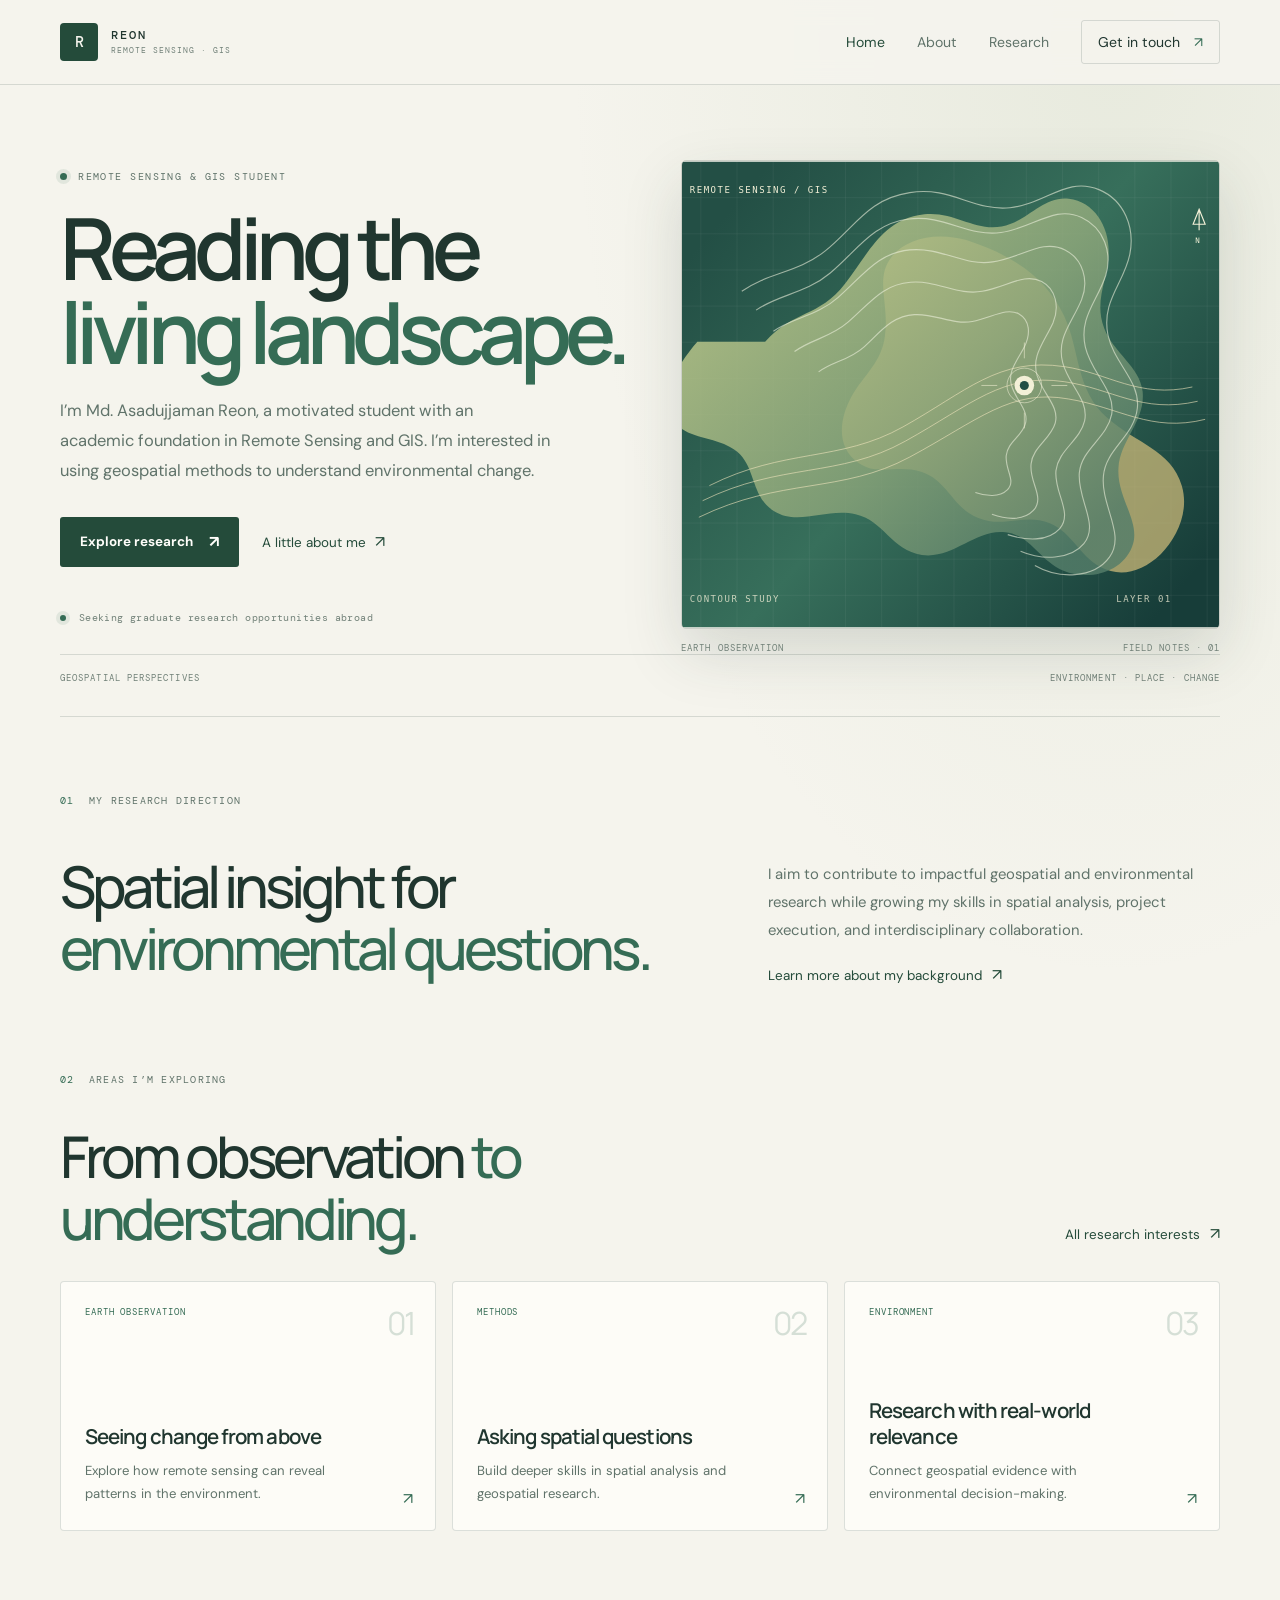
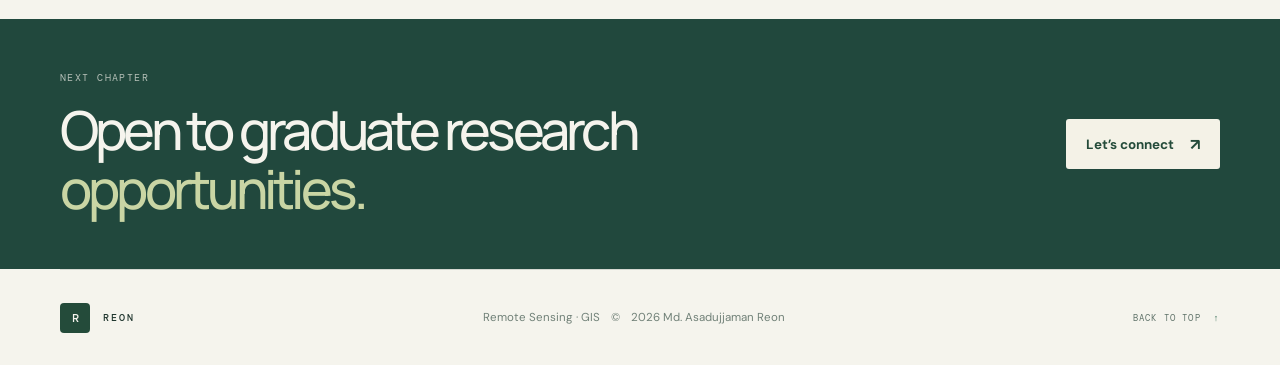
<file: index.html>
<!doctype html>
<html lang="en">
  <head>
    <meta charset="UTF-8" />
    <meta name="viewport" content="width=device-width, initial-scale=1.0" />
    <meta name="description" content="Md. Asadujjaman Reon — Remote Sensing and GIS student interested in geospatial approaches to environmental research." />
    <meta name="theme-color" content="#f5f4ed" />
    <title>Md. Asadujjaman Reon — Remote Sensing &amp; GIS</title>
    <link rel="preconnect" href="https://fonts.googleapis.com" />
    <link rel="preconnect" href="https://fonts.gstatic.com" crossorigin />
    <link href="https://fonts.googleapis.com/css2?family=DM+Mono:wght@400;500&family=DM+Sans:wght@400;500;600;700&family=Manrope:wght@400;500;600;700;800&display=swap" rel="stylesheet" />
    <link rel="stylesheet" href="styles.css" />
    <script src="script.js" defer></script>
  </head>
  <body>
    <a class="skip-link" href="#main">Skip to content</a>
    <header class="site-header">
      <div class="header-inner">
        <a class="wordmark" href="./" aria-label="Reon, home">
          <span class="wordmark-mark">R</span>
          <span class="wordmark-copy"><span class="wordmark-name">REON</span><span class="wordmark-field">REMOTE SENSING · GIS</span></span>
        </a>
        <button class="menu-toggle" type="button" aria-expanded="false" aria-controls="primary-navigation" aria-label="Open navigation"><span></span><span></span></button>
        <nav class="navigation" id="primary-navigation" aria-label="Main navigation">
          <a href="./" aria-current="page">Home</a>
          <a href="about/">About</a>
          <a href="research/">Research</a>
          <a class="nav-contact" href="contact/">Get in touch <span aria-hidden="true">↗</span></a>
        </nav>
      </div>
    </header>

    <main id="main">
      <section class="home-hero section-wrap" aria-labelledby="hero-title">
        <div class="home-copy">
          <p class="eyebrow"><span class="status-dot"></span> REMOTE SENSING &amp; GIS STUDENT</p>
          <h1 id="hero-title">Reading the<br /><span>living landscape.</span></h1>
          <p class="home-intro">
            I’m Md. Asadujjaman Reon, a motivated student with an academic
            foundation in Remote Sensing and GIS. I’m interested in using
            geospatial methods to understand environmental change.
          </p>
          <div class="hero-actions">
            <a class="button button-primary" href="research/">Explore research <span aria-hidden="true">↗</span></a>
            <a class="text-link" href="about/">A little about me <span aria-hidden="true">↗</span></a>
          </div>
          <div class="availability-note"><span class="status-dot"></span> Seeking graduate research opportunities abroad</div>
        </div>
        <figure class="geo-visual">
          <img src="assets/topographic-field.svg" alt="Illustrated satellite-style map with topographic contours and a geospatial grid" />
          <figcaption><span>EARTH OBSERVATION</span><span>FIELD NOTES · 01</span></figcaption>
        </figure>
        <div class="hero-foot"><span>GEOSPATIAL PERSPECTIVES</span><span>ENVIRONMENT · PLACE · CHANGE</span></div>
      </section>

      <section class="intro-section section-wrap" aria-labelledby="intro-title">
        <div class="section-label"><span class="section-index">01</span><span>MY RESEARCH DIRECTION</span></div>
        <div class="intro-grid">
          <h2 id="intro-title">Spatial insight for <span>environmental questions.</span></h2>
          <div class="intro-copy">
            <p>
              I aim to contribute to impactful geospatial and environmental
              research while growing my skills in spatial analysis, project
              execution, and interdisciplinary collaboration.
            </p>
            <a class="text-link" href="about/">Learn more about my background <span aria-hidden="true">↗</span></a>
          </div>
        </div>
      </section>

      <section class="interest-section section-wrap" aria-labelledby="interests-title">
        <div class="section-label"><span class="section-index">02</span><span>AREAS I’M EXPLORING</span></div>
        <div class="interest-heading">
          <h2 id="interests-title">From observation <span>to understanding.</span></h2>
          <a class="text-link" href="research/">All research interests <span aria-hidden="true">↗</span></a>
        </div>
        <div class="interest-grid">
          <a class="interest-card" href="research/#earth-observation">
            <span class="interest-number">01</span><span class="interest-tag">EARTH OBSERVATION</span>
            <h3>Seeing change from above</h3>
            <p>Explore how remote sensing can reveal patterns in the environment.</p>
            <span class="interest-arrow" aria-hidden="true">↗</span>
          </a>
          <a class="interest-card" href="research/#spatial-analysis">
            <span class="interest-number">02</span><span class="interest-tag">METHODS</span>
            <h3>Asking spatial questions</h3>
            <p>Build deeper skills in spatial analysis and geospatial research.</p>
            <span class="interest-arrow" aria-hidden="true">↗</span>
          </a>
          <a class="interest-card" href="research/#environment">
            <span class="interest-number">03</span><span class="interest-tag">ENVIRONMENT</span>
            <h3>Research with real-world relevance</h3>
            <p>Connect geospatial evidence with environmental decision-making.</p>
            <span class="interest-arrow" aria-hidden="true">↗</span>
          </a>
        </div>
      </section>

      <section class="opportunity-band">
        <div class="opportunity-inner section-wrap">
          <div><p class="eyebrow">NEXT CHAPTER</p><h2>Open to graduate research <span>opportunities.</span></h2></div>
          <a class="button button-light" href="contact/">Let’s connect <span aria-hidden="true">↗</span></a>
        </div>
      </section>
    </main>

    <footer class="site-footer section-wrap">
      <a class="wordmark footer-wordmark" href="./"><span class="wordmark-mark">R</span><span class="wordmark-name">REON</span></a>
      <p>Remote Sensing · GIS <span>© <span id="current-year"></span> Md. Asadujjaman Reon</span></p>
      <a class="back-to-top" href="#main">BACK TO TOP <span aria-hidden="true">↑</span></a>
    </footer>
  </body>
</html>
</file>
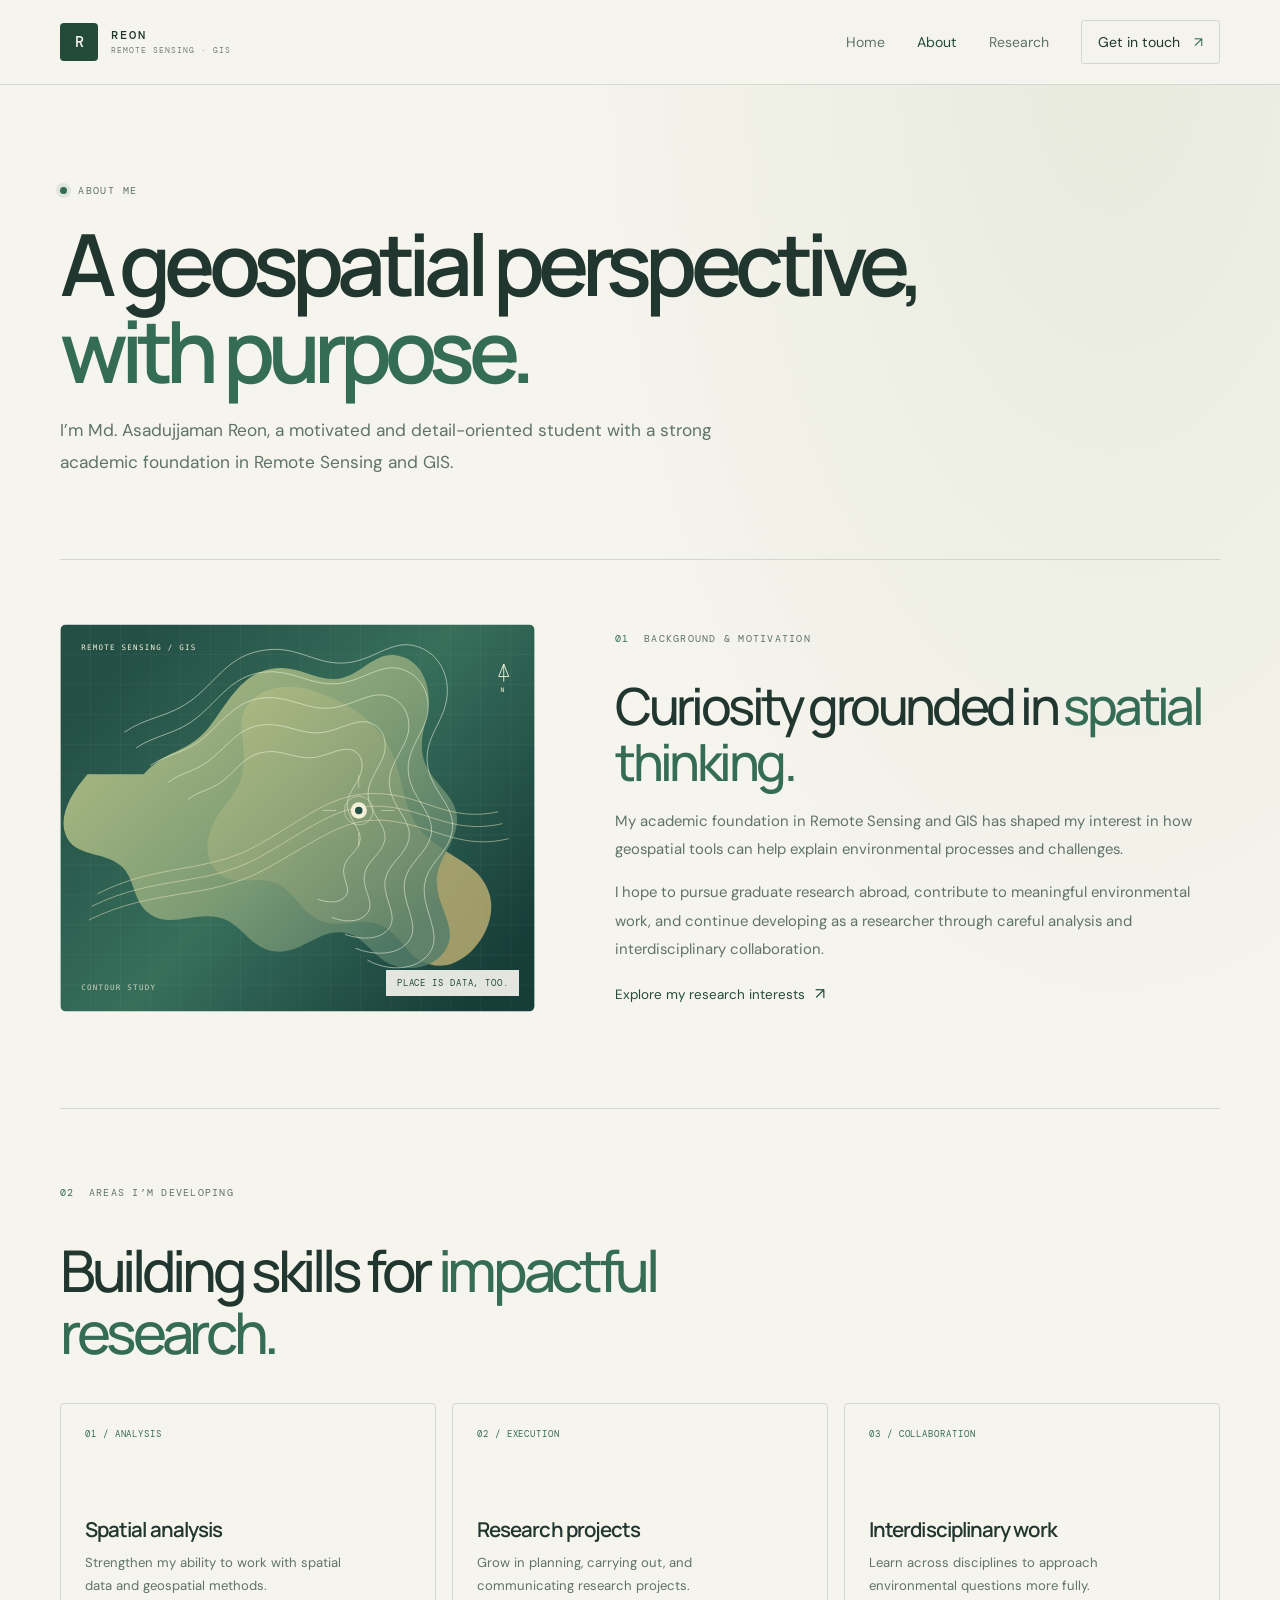
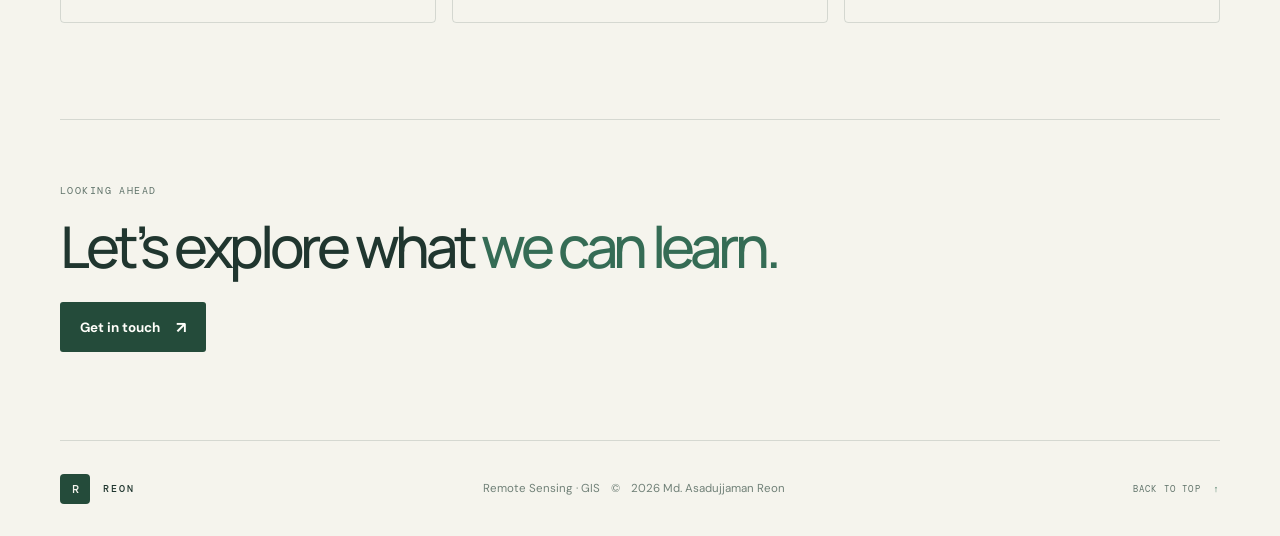
<file: about/index.html>
<!doctype html>
<html lang="en">
  <head>
    <meta charset="UTF-8" />
    <meta name="viewport" content="width=device-width, initial-scale=1.0" />
    <meta name="description" content="About Md. Asadujjaman Reon, a Remote Sensing and GIS student pursuing graduate research opportunities." />
    <meta name="theme-color" content="#f5f4ed" />
    <title>About — Md. Asadujjaman Reon</title>
    <link rel="preconnect" href="https://fonts.googleapis.com" />
    <link rel="preconnect" href="https://fonts.gstatic.com" crossorigin />
    <link href="https://fonts.googleapis.com/css2?family=DM+Mono:wght@400;500&family=DM+Sans:wght@400;500;600;700&family=Manrope:wght@400;500;600;700;800&display=swap" rel="stylesheet" />
    <link rel="stylesheet" href="../styles.css" />
    <script src="../script.js" defer></script>
  </head>
  <body>
    <a class="skip-link" href="#main">Skip to content</a>
    <header class="site-header">
      <div class="header-inner">
        <a class="wordmark" href="../" aria-label="Reon, home"><span class="wordmark-mark">R</span><span class="wordmark-copy"><span class="wordmark-name">REON</span><span class="wordmark-field">REMOTE SENSING · GIS</span></span></a>
        <button class="menu-toggle" type="button" aria-expanded="false" aria-controls="primary-navigation" aria-label="Open navigation"><span></span><span></span></button>
        <nav class="navigation" id="primary-navigation" aria-label="Main navigation">
          <a href="../">Home</a><a href="../about/" aria-current="page">About</a><a href="../research/">Research</a><a class="nav-contact" href="../contact/">Get in touch <span aria-hidden="true">↗</span></a>
        </nav>
      </div>
    </header>
    <main id="main">
      <section class="page-hero section-wrap" aria-labelledby="page-title">
        <p class="eyebrow"><span class="status-dot"></span> ABOUT ME</p>
        <h1 id="page-title">A geospatial perspective, <span>with purpose.</span></h1>
        <p class="page-lead">I’m Md. Asadujjaman Reon, a motivated and detail-oriented student with a strong academic foundation in Remote Sensing and GIS.</p>
      </section>
      <section class="profile-section section-wrap">
        <div class="profile-visual"><img src="../assets/topographic-field.svg" alt="Abstract topographic map illustration" /><span class="image-caption">PLACE IS DATA, TOO.</span></div>
        <div class="profile-copy">
          <div class="section-label"><span class="section-index">01</span><span>BACKGROUND &amp; MOTIVATION</span></div>
          <h2>Curiosity grounded in <span>spatial thinking.</span></h2>
          <p>My academic foundation in Remote Sensing and GIS has shaped my interest in how geospatial tools can help explain environmental processes and challenges.</p>
          <p>I hope to pursue graduate research abroad, contribute to meaningful environmental work, and continue developing as a researcher through careful analysis and interdisciplinary collaboration.</p>
          <a class="text-link" href="../research/">Explore my research interests <span aria-hidden="true">↗</span></a>
        </div>
      </section>
      <section class="development-section section-wrap">
        <div class="section-label"><span class="section-index">02</span><span>AREAS I’M DEVELOPING</span></div>
        <h2>Building skills for <span>impactful research.</span></h2>
        <div class="development-grid">
          <article><span>01 / ANALYSIS</span><h3>Spatial analysis</h3><p>Strengthen my ability to work with spatial data and geospatial methods.</p></article>
          <article><span>02 / EXECUTION</span><h3>Research projects</h3><p>Grow in planning, carrying out, and communicating research projects.</p></article>
          <article><span>03 / COLLABORATION</span><h3>Interdisciplinary work</h3><p>Learn across disciplines to approach environmental questions more fully.</p></article>
        </div>
      </section>
      <section class="page-cta section-wrap"><p class="eyebrow">LOOKING AHEAD</p><h2>Let’s explore what <span>we can learn.</span></h2><a class="button button-primary" href="../contact/">Get in touch <span aria-hidden="true">↗</span></a></section>
    </main>
    <footer class="site-footer section-wrap"><a class="wordmark footer-wordmark" href="../"><span class="wordmark-mark">R</span><span class="wordmark-name">REON</span></a><p>Remote Sensing · GIS <span>© <span id="current-year"></span> Md. Asadujjaman Reon</span></p><a class="back-to-top" href="#main">BACK TO TOP <span aria-hidden="true">↑</span></a></footer>
  </body>
</html>
</file>
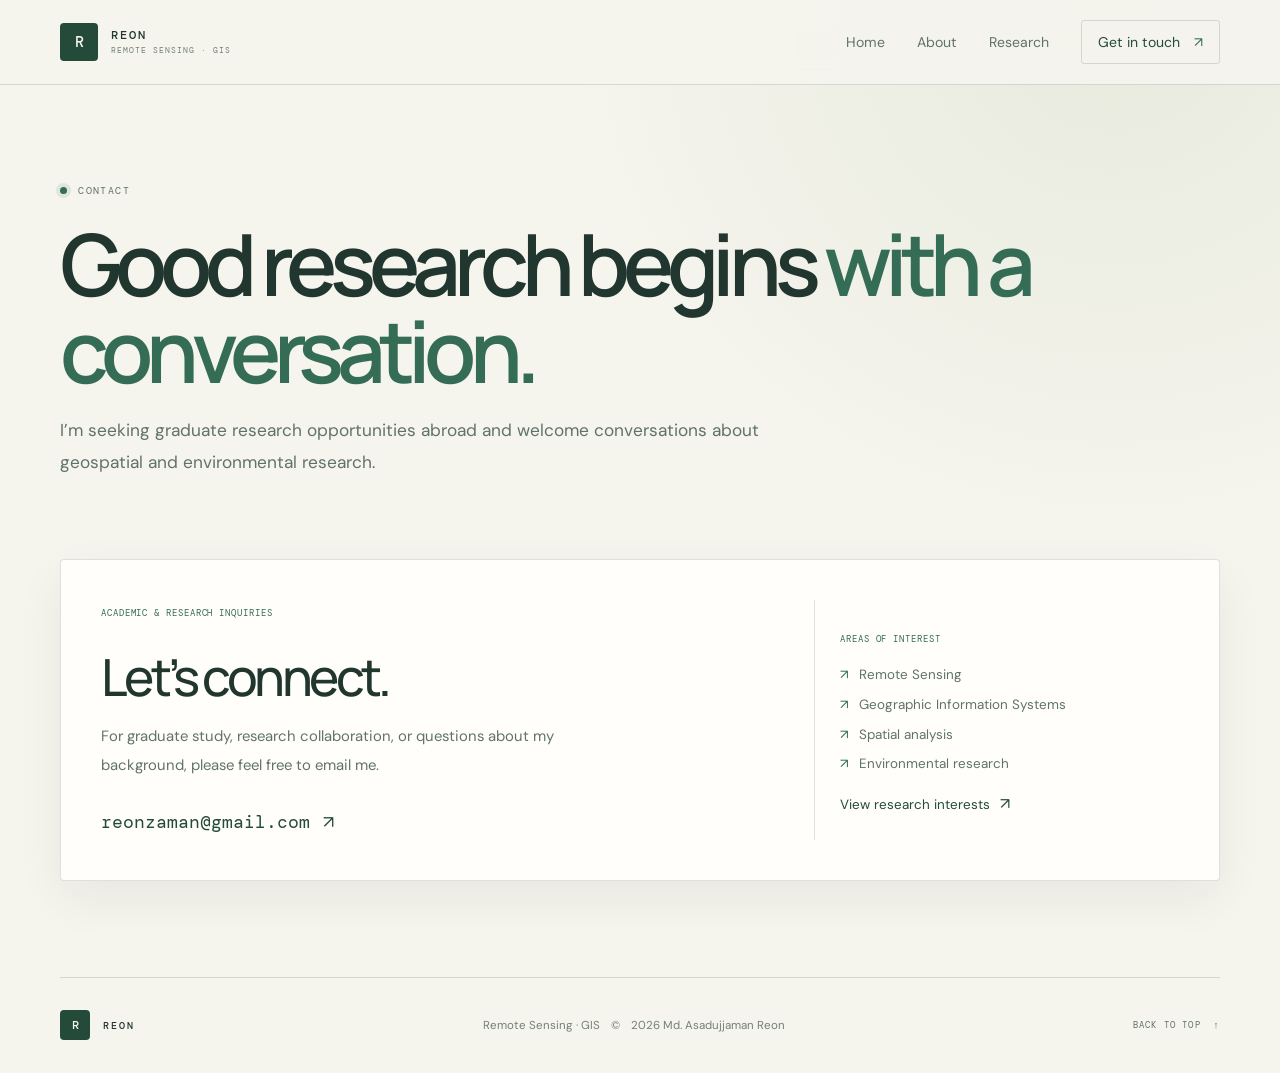
<file: contact/index.html>
<!doctype html>
<html lang="en">
  <head>
    <meta charset="UTF-8" />
    <meta name="viewport" content="width=device-width, initial-scale=1.0" />
    <meta name="description" content="Contact Md. Asadujjaman Reon about graduate research opportunities and geospatial or environmental research." />
    <meta name="theme-color" content="#f5f4ed" />
    <title>Contact — Md. Asadujjaman Reon</title>
    <link rel="preconnect" href="https://fonts.googleapis.com" />
    <link rel="preconnect" href="https://fonts.gstatic.com" crossorigin />
    <link href="https://fonts.googleapis.com/css2?family=DM+Mono:wght@400;500&family=DM+Sans:wght@400;500;600;700&family=Manrope:wght@400;500;600;700;800&display=swap" rel="stylesheet" />
    <link rel="stylesheet" href="../styles.css" />
    <script src="../script.js" defer></script>
  </head>
  <body>
    <a class="skip-link" href="#main">Skip to content</a>
    <header class="site-header">
      <div class="header-inner">
        <a class="wordmark" href="../" aria-label="Reon, home"><span class="wordmark-mark">R</span><span class="wordmark-copy"><span class="wordmark-name">REON</span><span class="wordmark-field">REMOTE SENSING · GIS</span></span></a>
        <button class="menu-toggle" type="button" aria-expanded="false" aria-controls="primary-navigation" aria-label="Open navigation"><span></span><span></span></button>
        <nav class="navigation" id="primary-navigation" aria-label="Main navigation">
          <a href="../">Home</a><a href="../about/">About</a><a href="../research/">Research</a><a class="nav-contact" href="../contact/" aria-current="page">Get in touch <span aria-hidden="true">↗</span></a>
        </nav>
      </div>
    </header>
    <main id="main">
      <section class="page-hero section-wrap" aria-labelledby="page-title">
        <p class="eyebrow"><span class="status-dot"></span> CONTACT</p>
        <h1 id="page-title">Good research begins <span>with a conversation.</span></h1>
        <p class="page-lead">I’m seeking graduate research opportunities abroad and welcome conversations about geospatial and environmental research.</p>
      </section>
      <section class="contact-section section-wrap">
        <div class="contact-card">
          <div class="contact-primary">
            <span class="interest-tag">ACADEMIC &amp; RESEARCH INQUIRIES</span>
            <h2>Let’s connect.</h2>
            <p>For graduate study, research collaboration, or questions about my background, please feel free to email me.</p>
            <a class="email-link" href="mailto:reonzaman@gmail.com?subject=Graduate%20Research%20Inquiry"><span>reonzaman@gmail.com</span><span aria-hidden="true">↗</span></a>
          </div>
          <div class="contact-aside">
            <span class="interest-tag">AREAS OF INTEREST</span>
            <ul><li>Remote Sensing</li><li>Geographic Information Systems</li><li>Spatial analysis</li><li>Environmental research</li></ul>
            <a class="text-link" href="../research/">View research interests <span aria-hidden="true">↗</span></a>
          </div>
        </div>
      </section>
    </main>
    <footer class="site-footer section-wrap"><a class="wordmark footer-wordmark" href="../"><span class="wordmark-mark">R</span><span class="wordmark-name">REON</span></a><p>Remote Sensing · GIS <span>© <span id="current-year"></span> Md. Asadujjaman Reon</span></p><a class="back-to-top" href="#main">BACK TO TOP <span aria-hidden="true">↑</span></a></footer>
  </body>
</html>
</file>
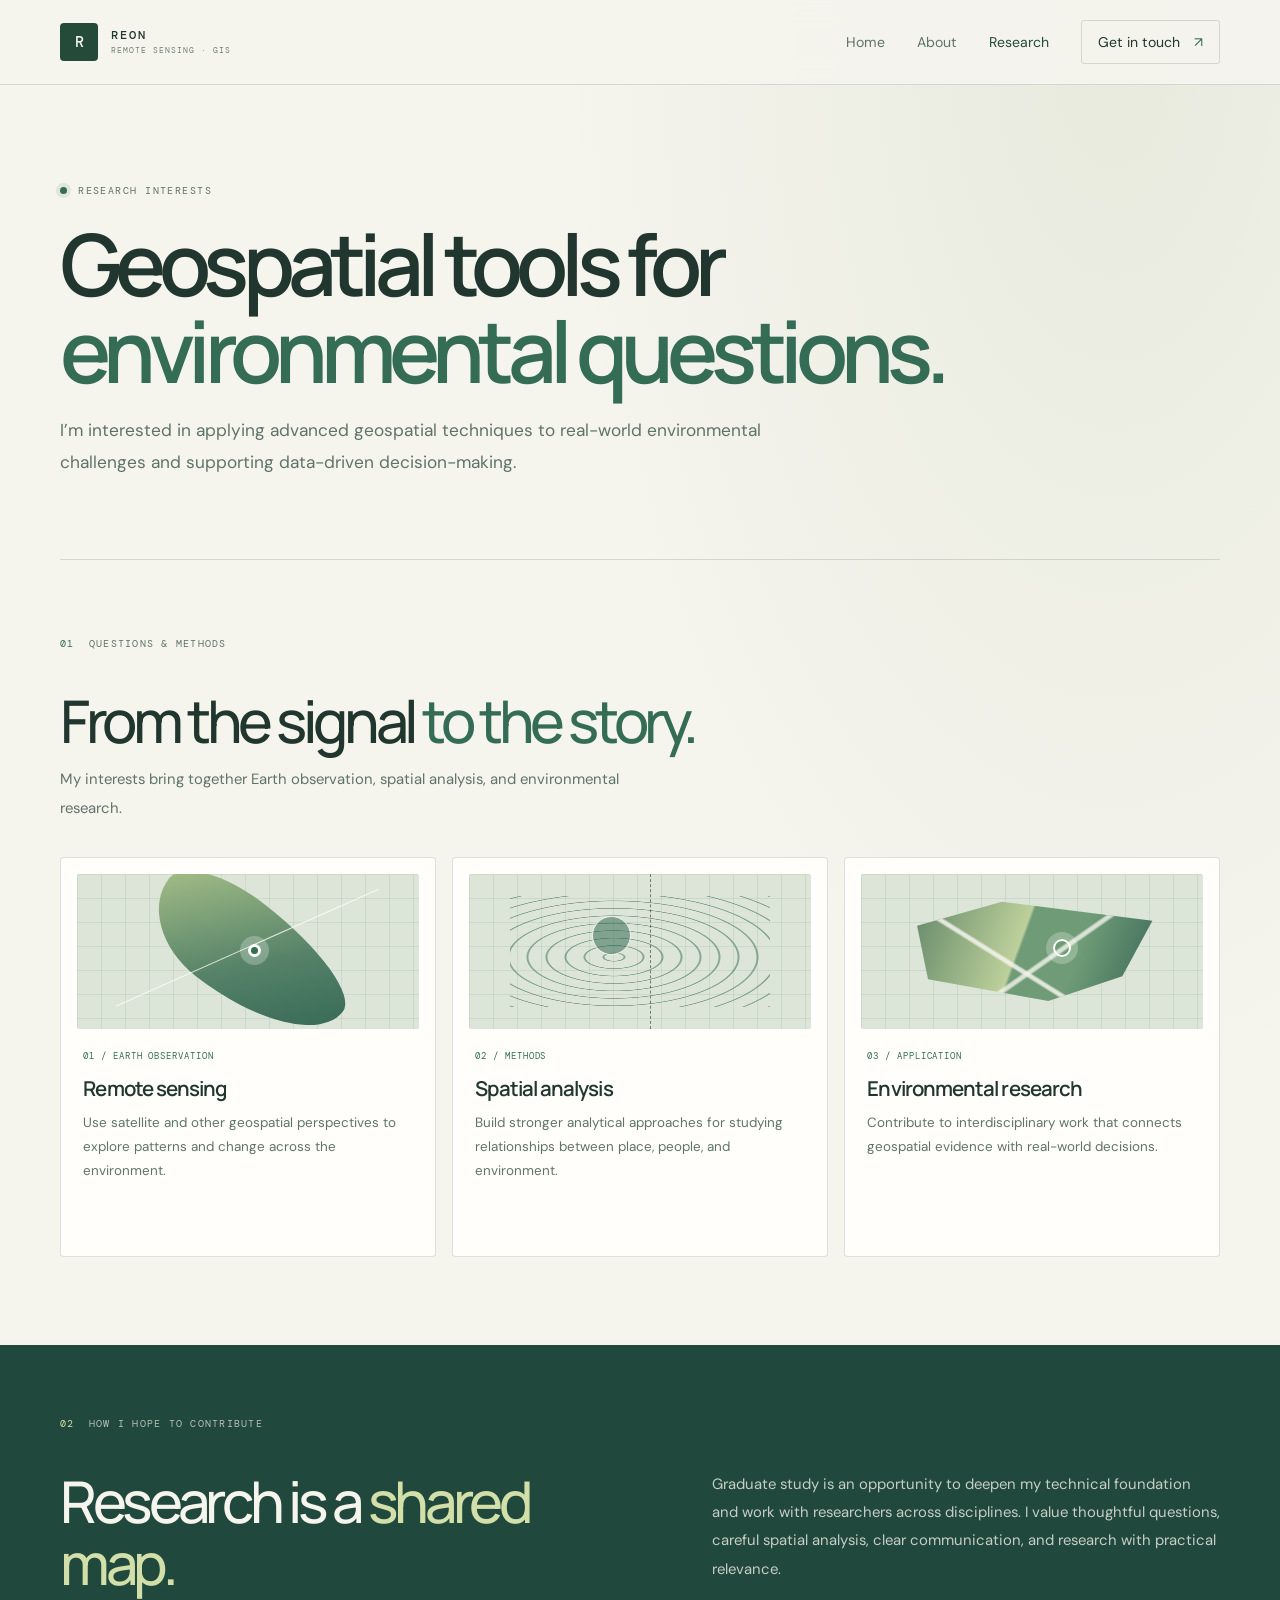
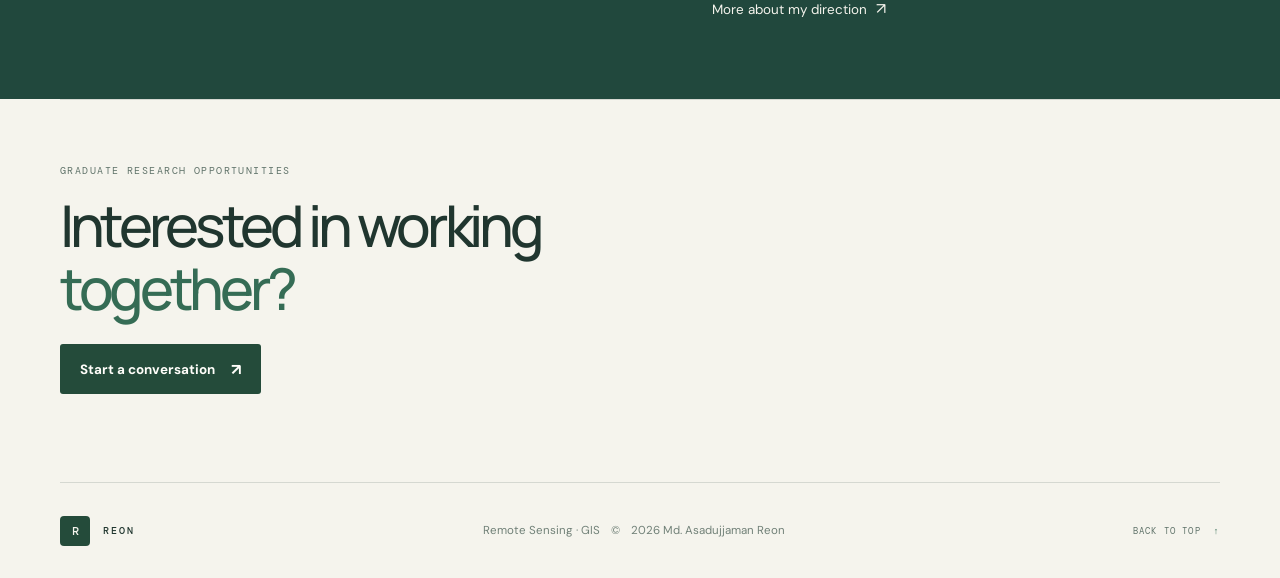
<file: research/index.html>
<!doctype html>
<html lang="en">
  <head>
    <meta charset="UTF-8" />
    <meta name="viewport" content="width=device-width, initial-scale=1.0" />
    <meta name="description" content="Research interests of Md. Asadujjaman Reon in Remote Sensing, GIS, spatial analysis, and environmental research." />
    <meta name="theme-color" content="#f5f4ed" />
    <title>Research — Md. Asadujjaman Reon</title>
    <link rel="preconnect" href="https://fonts.googleapis.com" />
    <link rel="preconnect" href="https://fonts.gstatic.com" crossorigin />
    <link href="https://fonts.googleapis.com/css2?family=DM+Mono:wght@400;500&family=DM+Sans:wght@400;500;600;700&family=Manrope:wght@400;500;600;700;800&display=swap" rel="stylesheet" />
    <link rel="stylesheet" href="../styles.css" />
    <script src="../script.js" defer></script>
  </head>
  <body>
    <a class="skip-link" href="#main">Skip to content</a>
    <header class="site-header">
      <div class="header-inner">
        <a class="wordmark" href="../" aria-label="Reon, home"><span class="wordmark-mark">R</span><span class="wordmark-copy"><span class="wordmark-name">REON</span><span class="wordmark-field">REMOTE SENSING · GIS</span></span></a>
        <button class="menu-toggle" type="button" aria-expanded="false" aria-controls="primary-navigation" aria-label="Open navigation"><span></span><span></span></button>
        <nav class="navigation" id="primary-navigation" aria-label="Main navigation">
          <a href="../">Home</a><a href="../about/">About</a><a href="../research/" aria-current="page">Research</a><a class="nav-contact" href="../contact/">Get in touch <span aria-hidden="true">↗</span></a>
        </nav>
      </div>
    </header>
    <main id="main">
      <section class="page-hero section-wrap" aria-labelledby="page-title">
        <p class="eyebrow"><span class="status-dot"></span> RESEARCH INTERESTS</p>
        <h1 id="page-title">Geospatial tools for <span>environmental questions.</span></h1>
        <p class="page-lead">I’m interested in applying advanced geospatial techniques to real-world environmental challenges and supporting data-driven decision-making.</p>
      </section>
      <section class="research-section section-wrap">
        <div class="section-label"><span class="section-index">01</span><span>QUESTIONS &amp; METHODS</span></div>
        <h2>From the signal <span>to the story.</span></h2>
        <p class="section-intro">My interests bring together Earth observation, spatial analysis, and environmental research.</p>
        <div class="research-grid">
          <article class="research-card" id="earth-observation">
            <div class="card-graphic graphic-satellite" aria-hidden="true"><span></span><i></i><b></b></div>
            <span class="interest-tag">01 / EARTH OBSERVATION</span>
            <h3>Remote sensing</h3>
            <p>Use satellite and other geospatial perspectives to explore patterns and change across the environment.</p>
          </article>
          <article class="research-card" id="spatial-analysis">
            <div class="card-graphic graphic-analysis" aria-hidden="true"><span></span><i></i><b></b></div>
            <span class="interest-tag">02 / METHODS</span>
            <h3>Spatial analysis</h3>
            <p>Build stronger analytical approaches for studying relationships between place, people, and environment.</p>
          </article>
          <article class="research-card" id="environment">
            <div class="card-graphic graphic-environment" aria-hidden="true"><span></span><i></i><b></b></div>
            <span class="interest-tag">03 / APPLICATION</span>
            <h3>Environmental research</h3>
            <p>Contribute to interdisciplinary work that connects geospatial evidence with real-world decisions.</p>
          </article>
        </div>
      </section>
      <section class="research-process">
        <div class="section-wrap">
          <div class="section-label"><span class="section-index">02</span><span>HOW I HOPE TO CONTRIBUTE</span></div>
          <div class="process-grid">
            <h2>Research is a <span>shared map.</span></h2>
            <div><p>Graduate study is an opportunity to deepen my technical foundation and work with researchers across disciplines. I value thoughtful questions, careful spatial analysis, clear communication, and research with practical relevance.</p><a class="text-link" href="../about/">More about my direction <span aria-hidden="true">↗</span></a></div>
          </div>
        </div>
      </section>
      <section class="page-cta section-wrap"><p class="eyebrow">GRADUATE RESEARCH OPPORTUNITIES</p><h2>Interested in working <span>together?</span></h2><a class="button button-primary" href="../contact/">Start a conversation <span aria-hidden="true">↗</span></a></section>
    </main>
    <footer class="site-footer section-wrap"><a class="wordmark footer-wordmark" href="../"><span class="wordmark-mark">R</span><span class="wordmark-name">REON</span></a><p>Remote Sensing · GIS <span>© <span id="current-year"></span> Md. Asadujjaman Reon</span></p><a class="back-to-top" href="#main">BACK TO TOP <span aria-hidden="true">↑</span></a></footer>
  </body>
</html>
</file>
<file: styles.css>
:root {
  color-scheme: dark;
  --background: #101311;
  --surface: #171b18;
  --surface-light: #202521;
  --text: #f0f1ec;
  --muted: #9da69d;
  --subtle: #667068;
  --accent: #c3f56a;
  --accent-dark: #a4d94c;
  --line: rgba(235, 243, 230, 0.12);
  --mono: "DM Mono", monospace;
  --sans: "DM Sans", sans-serif;
  --display: "Manrope", sans-serif;
}

* {
  box-sizing: border-box;
}

html {
  scroll-behavior: smooth;
  scroll-padding-top: 6rem;
}

body {
  margin: 0;
  background:
    radial-gradient(ellipse at 86% 9%, rgba(108, 132, 85, 0.07), transparent 30rem),
    var(--background);
  color: var(--text);
  font-family: var(--sans);
  -webkit-font-smoothing: antialiased;
}

::selection {
  background: var(--accent);
  color: var(--background);
}

a {
  color: inherit;
  text-decoration: none;
}

button,
a {
  -webkit-tap-highlight-color: transparent;
}

a:focus-visible,
button:focus-visible {
  outline: 2px solid var(--accent);
  outline-offset: 5px;
}

.skip-link {
  position: fixed;
  z-index: 20;
  top: 0.8rem;
  left: 0.8rem;
  padding: 0.75rem 1rem;
  transform: translateY(-160%);
  background: var(--accent);
  color: var(--background);
  font-weight: 700;
}

.skip-link:focus {
  transform: translateY(0);
}

.section-wrap,
.site-header {
  width: min(1120px, calc(100% - 64px));
  margin-inline: auto;
}

.site-header {
  position: relative;
  z-index: 5;
  display: flex;
  height: 94px;
  align-items: center;
  justify-content: space-between;
  border-bottom: 1px solid var(--line);
}

.wordmark {
  display: inline-flex;
  align-items: center;
  gap: 0.6rem;
}

.wordmark-mark {
  display: grid;
  width: 35px;
  height: 35px;
  place-items: center;
  border-radius: 50%;
  background: var(--accent);
  color: var(--background);
  font-family: var(--display);
  font-size: 1.05rem;
  font-weight: 800;
}

.wordmark-name {
  font-family: var(--mono);
  font-size: 0.75rem;
  letter-spacing: 0.19em;
}

.navigation {
  display: flex;
  align-items: center;
  gap: 2.8rem;
  color: #c4cac3;
  font-size: 0.88rem;
}

.navigation a,
.text-link,
.back-to-top {
  transition: color 180ms ease;
}

.navigation a:hover,
.text-link:hover,
.back-to-top:hover {
  color: var(--accent);
}

.navigation a[aria-current="page"] {
  color: var(--accent);
}

.navigation .nav-contact {
  padding: 0.75rem 1rem;
  border: 1px solid var(--line);
  border-radius: 3px;
  color: var(--text);
}

.nav-contact span {
  margin-left: 0.6rem;
  color: var(--accent);
}

.menu-toggle {
  display: none;
}

.hero {
  position: relative;
  display: grid;
  min-height: 655px;
  grid-template-columns: 1.1fr 0.9fr;
  align-items: center;
  padding-block: 4.5rem 6rem;
}

.hero-copy {
  position: relative;
  z-index: 1;
  padding-bottom: 1.4rem;
}

.eyebrow,
.section-label,
.work-count,
.project-meta,
.project-link,
.project-visual-caption,
.scroll-cue,
.back-to-top {
  font-family: var(--mono);
  font-size: 0.65rem;
  letter-spacing: 0.13em;
}

.eyebrow {
  display: flex;
  align-items: center;
  gap: 0.7rem;
  color: var(--muted);
}

.status-dot {
  display: inline-block;
  width: 7px;
  height: 7px;
  flex: 0 0 auto;
  border-radius: 50%;
  background: var(--accent);
  box-shadow: 0 0 12px rgba(195, 245, 106, 0.55);
}

h1,
h2,
h3,
p {
  margin-top: 0;
}

.hero h1 {
  max-width: 720px;
  margin: 1.6rem 0 1rem;
  font-family: var(--display);
  font-size: clamp(3.6rem, 6.7vw, 6.15rem);
  font-weight: 600;
  letter-spacing: -0.085em;
  line-height: 0.98;
}

.hero h1 span,
h2 span {
  color: var(--accent);
}

.hero-intro {
  max-width: 390px;
  margin-bottom: 2.1rem;
  color: var(--muted);
  font-size: 1.08rem;
  line-height: 1.8;
}

.hero-actions {
  display: flex;
  align-items: center;
  gap: 1.7rem;
}

.button {
  display: inline-flex;
  min-height: 52px;
  align-items: center;
  justify-content: center;
  gap: 1.4rem;
  padding: 0 1.2rem;
  border: 1px solid transparent;
  border-radius: 3px;
  font-size: 0.88rem;
  font-weight: 700;
  transition: background 180ms ease, transform 180ms ease;
}

.button:hover {
  transform: translateY(-2px);
}

.button-primary {
  background: var(--accent);
  color: var(--background);
}

.button-primary:hover {
  background: var(--accent-dark);
}

.button span,
.text-link span {
  font-size: 1rem;
}

.text-link {
  color: #d3d8d1;
  font-size: 0.85rem;
}

.text-link span {
  margin-left: 0.35rem;
  color: var(--accent);
}

.hero-note {
  display: flex;
  align-items: center;
  gap: 0.75rem;
  margin-top: 4rem;
  color: var(--subtle);
  font-family: var(--mono);
  font-size: 0.63rem;
  letter-spacing: 0.04em;
}

.note-line {
  width: 30px;
  height: 1px;
  background: var(--accent);
}

.hero-art {
  position: relative;
  display: grid;
  width: min(100%, 440px);
  aspect-ratio: 1;
  justify-self: end;
  place-items: center;
  margin: 0 1rem 1.4rem 0;
}

.hero-art::before {
  position: absolute;
  width: 68%;
  height: 68%;
  border-radius: 50%;
  background: radial-gradient(circle, rgba(162, 202, 110, 0.14), transparent 70%);
  content: "";
}

.art-orbit {
  position: absolute;
  border: 1px solid rgba(195, 245, 106, 0.18);
  border-radius: 50%;
}

.orbit-one {
  width: 57%;
  height: 57%;
}

.orbit-two {
  width: 78%;
  height: 78%;
  border-style: dashed;
  border-color: rgba(195, 245, 106, 0.14);
}

.orbit-three {
  width: 98%;
  height: 98%;
  border-color: rgba(235, 243, 230, 0.08);
}

.art-core {
  display: grid;
  width: 36%;
  height: 36%;
  place-items: center;
  border: 1px solid rgba(195, 245, 106, 0.48);
  border-radius: 50%;
  background: radial-gradient(circle at 34% 30%, #35402d, #171c17 67%);
  box-shadow: 0 0 90px rgba(166, 217, 101, 0.13), inset 0 0 30px rgba(195, 245, 106, 0.07);
}

.art-core span {
  color: var(--accent);
  font-family: var(--display);
  font-size: 4.8rem;
  font-weight: 500;
  letter-spacing: -0.1em;
}

.art-star {
  position: absolute;
  color: var(--accent);
}

.star-one {
  top: 15%;
  right: 21%;
  font-size: 1.15rem;
}

.star-two {
  bottom: 22%;
  left: 12%;
  color: #d0a6e8;
  font-size: 0.8rem;
}

.art-coordinate,
.art-caption {
  position: absolute;
  color: var(--subtle);
  font-family: var(--mono);
  font-size: 0.56rem;
  letter-spacing: 0.1em;
  line-height: 1.7;
}

.art-coordinate {
  top: 18%;
  left: 0;
}

.art-caption {
  right: 0;
  bottom: 20%;
  text-align: right;
}

.scroll-cue {
  position: absolute;
  bottom: 2.2rem;
  left: 0;
  display: flex;
  align-items: center;
  gap: 0.8rem;
  color: var(--subtle);
  font-size: 0.58rem;
}

.scroll-cue-line {
  display: inline-block;
  width: 30px;
  height: 1px;
  background: var(--accent);
}

.section-border {
  border-top: 1px solid var(--line);
}

.about,
.work,
.contact {
  position: relative;
  padding-block: 6.2rem;
}

.section-label {
  display: flex;
  align-items: center;
  gap: 1rem;
  color: var(--muted);
  font-size: 0.61rem;
}

.section-index {
  color: var(--accent);
}

.about-content {
  display: grid;
  grid-template-columns: 1fr 0.78fr;
  gap: 5rem;
  margin: 3.8rem 0 4.3rem;
}

h2 {
  margin-bottom: 0;
  font-family: var(--display);
  font-size: clamp(2.8rem, 5vw, 4.8rem);
  font-weight: 500;
  letter-spacing: -0.075em;
  line-height: 1.06;
}

.about-content h2 span {
  color: var(--muted);
}

.about-copy {
  max-width: 445px;
  padding-top: 0.5rem;
}

.about-copy p {
  color: var(--muted);
  font-size: 0.94rem;
  line-height: 1.9;
}

.about-copy .about-lead {
  color: var(--text);
  font-size: 1.1rem;
  line-height: 1.8;
}

.about-copy .text-link {
  display: inline-block;
  margin-top: 0.45rem;
}

.about-footnote {
  display: flex;
  align-items: center;
  gap: 0.9rem;
  color: var(--subtle);
  font-family: var(--mono);
  font-size: 0.63rem;
  letter-spacing: 0.03em;
}

.footnote-mark {
  color: var(--accent);
  font-size: 0.9rem;
}

.footnote-divider {
  width: 24px;
  height: 1px;
  margin-inline: 0.4rem;
  background: var(--line);
}

.work {
  padding-bottom: 7.5rem;
}

.work-heading {
  display: flex;
  align-items: end;
  justify-content: space-between;
  gap: 2rem;
  margin: 3.8rem 0 2.6rem;
}

.work-heading h2 {
  font-size: clamp(2.8rem, 5vw, 4.25rem);
}

.work-heading h2 span {
  color: var(--muted);
}

.section-description {
  max-width: 440px;
  margin: 1rem 0 0;
  color: var(--muted);
  font-size: 0.92rem;
  line-height: 1.7;
}

.work-count {
  display: flex;
  align-items: center;
  gap: 0.65rem;
  padding-bottom: 0.3rem;
  color: var(--muted);
  white-space: nowrap;
}

.work-count .status-dot {
  width: 6px;
  height: 6px;
}

.project-card {
  display: grid;
  min-height: 310px;
  grid-template-columns: 1.1fr 0.9fr;
  border: 1px solid var(--line);
  background: linear-gradient(110deg, rgba(255, 255, 255, 0.018), transparent 70%);
}

.project-visual {
  position: relative;
  display: grid;
  min-height: 310px;
  overflow: hidden;
  place-items: center;
  background:
    radial-gradient(ellipse at 50% 50%, rgba(151, 185, 105, 0.13), transparent 60%),
    #141815;
}

.project-grid {
  position: absolute;
  inset: 0;
  background-image:
    linear-gradient(rgba(230, 239, 226, 0.035) 1px, transparent 1px),
    linear-gradient(90deg, rgba(230, 239, 226, 0.035) 1px, transparent 1px);
  background-position: center;
  background-size: 36px 36px;
  mask-image: radial-gradient(ellipse at center, black 5%, transparent 76%);
}

.project-shape {
  position: absolute;
  width: 120px;
  height: 120px;
  transform: rotate(45deg);
}

.shape-back {
  border: 1px solid rgba(195, 245, 106, 0.35);
  background: rgba(195, 245, 106, 0.03);
}

.shape-front {
  width: 84px;
  height: 84px;
  border: 1px solid rgba(195, 245, 106, 0.28);
  background: linear-gradient(145deg, rgba(195, 245, 106, 0.12), rgba(195, 245, 106, 0.015));
  box-shadow: 0 0 55px rgba(195, 245, 106, 0.1);
}

.project-symbol {
  position: relative;
  z-index: 1;
  color: var(--accent);
  font-size: 1.7rem;
  font-weight: 300;
}

.project-visual-caption {
  position: absolute;
  bottom: 1.4rem;
  color: var(--subtle);
  font-size: 0.56rem;
}

.project-info {
  align-self: center;
  padding: 3rem 3.3rem;
}

.project-meta {
  display: flex;
  justify-content: space-between;
  color: var(--accent);
  font-size: 0.58rem;
}

.project-info h3 {
  margin: 1.4rem 0 0.7rem;
  font-family: var(--display);
  font-size: 1.55rem;
  font-weight: 500;
  letter-spacing: -0.045em;
  line-height: 1.3;
}

.project-info p {
  margin-bottom: 1.5rem;
  color: var(--muted);
  font-size: 0.84rem;
  line-height: 1.8;
}

.project-link {
  color: var(--subtle);
  font-size: 0.58rem;
}

.project-link span {
  margin-left: 0.5rem;
  color: var(--accent);
}

.contact {
  min-height: 470px;
  overflow: hidden;
  border-top: 1px solid var(--line);
}

.contact-content {
  position: relative;
  z-index: 1;
  width: 65%;
  margin: 3rem 0 0 11%;
}

.contact-content .eyebrow {
  margin-bottom: 1.5rem;
}

.contact h2 {
  font-size: clamp(3.6rem, 7vw, 6rem);
}

.contact-copy {
  max-width: 350px;
  margin: 1.3rem 0 1.7rem;
  color: var(--muted);
  font-size: 0.93rem;
  line-height: 1.75;
}

.contact-button {
  min-width: 150px;
}

.contact-decoration {
  position: absolute;
  right: -3%;
  bottom: -34%;
  color: rgba(195, 245, 106, 0.035);
  font-family: var(--display);
  font-size: clamp(20rem, 38vw, 35rem);
  font-weight: 800;
  letter-spacing: -0.12em;
  line-height: 1;
  pointer-events: none;
}

.site-footer {
  display: flex;
  min-height: 100px;
  align-items: center;
  justify-content: space-between;
  border-top: 1px solid var(--line);
}

.footer-wordmark .wordmark-mark {
  width: 29px;
  height: 29px;
  font-size: 0.9rem;
}

.footer-wordmark .wordmark-name {
  font-size: 0.65rem;
}

.site-footer p {
  margin: 0;
  color: var(--subtle);
  font-size: 0.72rem;
}

.site-footer p span {
  margin-left: 0.5rem;
}

.back-to-top {
  color: var(--muted);
  font-size: 0.57rem;
}

.back-to-top span {
  margin-left: 0.4rem;
  color: var(--accent);
}

.page-hero {
  padding-block: 7rem 6.5rem;
}

.page-hero h1 {
  max-width: 930px;
  margin: 1.6rem 0 1.5rem;
  font-family: var(--display);
  font-size: clamp(3.5rem, 7.3vw, 6.2rem);
  font-weight: 600;
  letter-spacing: -0.085em;
  line-height: 1.02;
}

.page-hero h1 span,
.page-section h2 span,
.contact-panel h2 span {
  color: var(--accent);
}

.page-lead {
  max-width: 690px;
  margin: 0;
  color: var(--muted);
  font-size: 1.12rem;
  line-height: 1.8;
}

.page-section {
  padding-block: 5rem 6rem;
}

.page-split {
  display: grid;
  grid-template-columns: 1fr 0.82fr;
  align-items: start;
  gap: 5rem;
  margin-top: 3.5rem;
}

.page-split h2,
.page-section .section-heading {
  font-size: clamp(2.7rem, 4.7vw, 4.25rem);
}

.page-copy p {
  color: var(--muted);
  font-size: 0.96rem;
  line-height: 1.9;
}

.page-copy p:first-child {
  color: #d7dcd5;
}

.page-copy .text-link {
  display: inline-block;
  margin-top: 0.5rem;
}

.page-section .section-heading {
  margin: 2.7rem 0;
}

.profile-grid,
.research-grid {
  display: grid;
  grid-template-columns: repeat(3, minmax(0, 1fr));
  gap: 1rem;
  margin-top: 2.7rem;
}

.profile-card,
.research-card {
  position: relative;
  min-height: 225px;
  padding: 1.6rem;
  border: 1px solid var(--line);
  background: linear-gradient(145deg, rgba(255, 255, 255, 0.025), transparent 80%);
}

.focus-index {
  color: var(--accent);
  font-family: var(--mono);
  font-size: 0.59rem;
  letter-spacing: 0.1em;
}

.profile-card h3,
.research-card h3 {
  margin: 2.5rem 0 0.65rem;
  font-family: var(--display);
  font-size: 1.28rem;
  font-weight: 500;
  letter-spacing: -0.045em;
}

.profile-card p,
.research-card > p:last-child {
  margin-bottom: 0;
  color: var(--muted);
  font-size: 0.84rem;
  line-height: 1.8;
}

.page-button {
  margin-top: 2rem;
}

.focus-grid {
  display: grid;
  grid-template-columns: repeat(3, minmax(0, 1fr));
  gap: 1rem;
}

.focus-card {
  position: relative;
  display: flex;
  min-height: 265px;
  flex-direction: column;
  align-items: flex-start;
  padding: 1.5rem;
  border: 1px solid var(--line);
  background: linear-gradient(145deg, rgba(255, 255, 255, 0.025), transparent 80%);
  transition: border-color 180ms ease, transform 180ms ease;
}

.focus-card:hover {
  transform: translateY(-4px);
  border-color: rgba(195, 245, 106, 0.4);
}

.focus-icon {
  margin-top: 1.6rem;
  color: var(--accent);
  font-size: 1.5rem;
}

.focus-card h3 {
  margin: 1rem 0 0.5rem;
  font-family: var(--display);
  font-size: 1.28rem;
  font-weight: 500;
  letter-spacing: -0.04em;
}

.focus-card p {
  max-width: 270px;
  margin-bottom: 1.3rem;
  color: var(--muted);
  font-size: 0.82rem;
  line-height: 1.7;
}

.focus-arrow {
  position: absolute;
  right: 1.5rem;
  bottom: 1.5rem;
  color: var(--accent);
}

.research-card {
  min-height: 280px;
  scroll-margin-top: 6rem;
}

.research-number {
  position: absolute;
  top: 1rem;
  right: 1.2rem;
  color: rgba(195, 245, 106, 0.2);
  font-family: var(--display);
  font-size: 2.2rem;
  letter-spacing: -0.08em;
}

.research-card .focus-index {
  margin: 1.8rem 0 0;
}

.research-card h3 {
  margin-top: 1.2rem;
}

.research-approach {
  padding-block: 5rem 7rem;
  border-top: 1px solid var(--line);
}

.contact-panel {
  display: grid;
  grid-template-columns: 1fr 0.52fr;
  gap: 4rem;
  padding-block: 5rem 7rem;
}

.contact-details h2 {
  max-width: 620px;
  margin: 3rem 0 1.2rem;
  font-size: clamp(2.8rem, 5vw, 4.5rem);
}

.contact-details > p {
  max-width: 500px;
  color: var(--muted);
  font-size: 0.94rem;
  line-height: 1.8;
}

.email-link {
  display: flex;
  width: fit-content;
  align-items: center;
  gap: 1rem;
  margin-top: 2rem;
  color: var(--accent);
  font-family: var(--mono);
  font-size: clamp(0.9rem, 2vw, 1.15rem);
}

.email-link span:last-child {
  font-family: var(--sans);
}

.contact-side {
  align-self: end;
  padding: 1.5rem;
  border: 1px solid var(--line);
  background: var(--surface);
}

.contact-side p {
  margin: 1.2rem 0;
  color: #d6dbd4;
  font-size: 0.9rem;
  line-height: 2;
}

.contact-side .text-link {
  font-size: 0.78rem;
}

@media (max-width: 800px) {
  .section-wrap,
  .site-header {
    width: min(100% - 44px, 620px);
  }

  .site-header {
    height: 78px;
  }

  .navigation {
    gap: 1.5rem;
  }

  .hero {
    min-height: auto;
    grid-template-columns: 1fr 0.7fr;
    padding-block: 5.2rem 6rem;
  }

  .hero h1 {
    font-size: clamp(3.5rem, 9vw, 5rem);
  }

  .hero-art {
    width: 100%;
    margin-right: 0;
  }

  .art-core span {
    font-size: 3.5rem;
  }

  .about,
  .work,
  .contact {
    padding-block: 5rem;
  }

  .about-content {
    gap: 2.5rem;
  }

  .page-split {
    gap: 2.5rem;
  }

  .project-card {
    grid-template-columns: 1fr 1fr;
  }

  .project-info {
    padding: 2rem;
  }

  .contact-content {
    margin-left: 5%;
  }

  .contact-panel {
    grid-template-columns: 1fr 0.7fr;
    gap: 2rem;
  }
}

@media (max-width: 600px) {
  .section-wrap,
  .site-header {
    width: calc(100% - 40px);
  }

  .site-header {
    height: 72px;
  }

  .menu-toggle {
    z-index: 2;
    display: flex;
    width: 42px;
    height: 42px;
    flex-direction: column;
    align-items: center;
    justify-content: center;
    gap: 6px;
    border: 1px solid var(--line);
    border-radius: 3px;
    background: transparent;
    cursor: pointer;
  }

  .menu-toggle span {
    width: 16px;
    height: 1px;
    background: var(--text);
    transition: transform 180ms ease;
  }

  .menu-toggle[aria-expanded="true"] span:first-child {
    transform: translateY(3.5px) rotate(45deg);
  }

  .menu-toggle[aria-expanded="true"] span:last-child {
    transform: translateY(-3.5px) rotate(-45deg);
  }

  .navigation {
    position: absolute;
    top: calc(100% + 1px);
    right: 0;
    left: 0;
    display: none;
    align-items: stretch;
    gap: 0;
    padding: 0.5rem 1rem 1rem;
    border: 1px solid var(--line);
    border-top: 0;
    background: #141815;
  }

  .navigation.is-open {
    display: flex;
    flex-direction: column;
  }

  .navigation a {
    padding: 0.9rem 0.2rem;
  }

  .navigation .nav-contact {
    margin-top: 0.5rem;
    padding: 0.85rem 0.7rem;
  }

  .hero {
    display: flex;
    min-height: unset;
    flex-direction: column;
    align-items: stretch;
    padding-block: 4.5rem 5.5rem;
  }

  .page-hero {
    padding-block: 4.5rem 4rem;
  }

  .page-hero h1 {
    font-size: clamp(2.7rem, 12vw, 4.7rem);
  }

  .hero-copy {
    padding: 0;
  }

  .hero h1 {
    max-width: 520px;
    margin-top: 1.4rem;
    font-size: clamp(3rem, 14vw, 5.2rem);
  }

  .hero-intro {
    max-width: 350px;
    font-size: 1rem;
  }

  .hero-actions {
    flex-wrap: wrap;
    gap: 1rem 1.4rem;
  }

  .hero-note {
    margin-top: 2.7rem;
  }

  .hero-art {
    width: min(82vw, 350px);
    align-self: center;
    margin: 2.6rem 0 0;
  }

  .art-coordinate {
    left: 2%;
  }

  .art-core span {
    font-size: 3.5rem;
  }

  .scroll-cue {
    bottom: 1.7rem;
  }

  .about,
  .work,
  .contact {
    padding-block: 4rem;
  }

  .about-content {
    grid-template-columns: 1fr;
    gap: 1.5rem;
    margin: 2.7rem 0 2.5rem;
  }

  .page-section {
    padding-block: 4rem;
  }

  .page-split {
    grid-template-columns: 1fr;
    gap: 1.5rem;
    margin-top: 2.7rem;
  }

  .page-split h2,
  .page-section .section-heading {
    font-size: clamp(2.7rem, 11vw, 3.8rem);
  }

  .profile-grid,
  .research-grid,
  .focus-grid {
    grid-template-columns: 1fr;
    gap: 0.8rem;
  }

  .profile-card,
  .research-card {
    min-height: 0;
    padding: 1.4rem;
  }

  .profile-card h3 {
    margin-top: 1.8rem;
  }

  .research-card .focus-index {
    margin-top: 1.1rem;
  }

  .research-card h3 {
    margin-top: 0.8rem;
  }

  .focus-card {
    min-height: 220px;
  }

  .contact-panel {
    grid-template-columns: 1fr;
    gap: 2.5rem;
    padding-block: 4rem 5rem;
  }

  .contact-details h2 {
    margin-top: 2.5rem;
    font-size: clamp(2.8rem, 11vw, 4rem);
  }

  .contact-side {
    align-self: stretch;
  }

  h2,
  .work-heading h2 {
    font-size: clamp(2.8rem, 12vw, 4rem);
  }

  .about-copy {
    max-width: 500px;
  }

  .about-footnote {
    flex-wrap: wrap;
    gap: 0.7rem;
    font-size: 0.58rem;
  }

  .footnote-divider {
    margin-inline: 0.15rem;
  }

  .work-heading {
    align-items: start;
    flex-direction: column;
    gap: 1.2rem;
    margin: 2.7rem 0 1.7rem;
  }

  .work-heading h2 {
    font-size: clamp(2.8rem, 11vw, 3.8rem);
  }

  .project-card {
    grid-template-columns: 1fr;
  }

  .project-visual {
    min-height: 235px;
  }

  .project-info {
    padding: 1.9rem 1.5rem 2rem;
  }

  .project-info h3 {
    font-size: 1.4rem;
  }

  .contact {
    min-height: 430px;
  }

  .contact-content {
    width: 100%;
    margin: 2.8rem 0 0;
  }

  .contact h2 {
    font-size: clamp(3.4rem, 15vw, 5.2rem);
  }

  .contact-decoration {
    right: -14%;
    bottom: -17%;
    font-size: 20rem;
  }

  .site-footer {
    min-height: 120px;
    flex-wrap: wrap;
    gap: 0.6rem 1rem;
    padding-block: 1.2rem;
  }

  .site-footer p {
    order: 1;
    width: 100%;
  }
}

@media (prefers-reduced-motion: reduce) {
  *,
  *::before,
  *::after {
    scroll-behavior: auto !important;
    transition-duration: 0.01ms !important;
  }
}

:root {
  color-scheme: light;
  --background: #f5f4ed;
  --surface: #fffefa;
  --surface-light: #e8ede5;
  --text: #20362f;
  --muted: #60736a;
  --subtle: #718178;
  --accent: #356c55;
  --accent-dark: #244b3a;
  --line: rgba(32, 54, 47, 0.15);
}

body {
  background:
    radial-gradient(ellipse at 87% 2%, rgba(162, 183, 142, 0.16), transparent 34rem),
    var(--background);
  color: var(--text);
}

h1,
h2,
h3 {
  color: var(--text);
}

.site-header {
  width: 100%;
  height: auto;
  margin: 0;
  padding-inline: 32px;
  border-bottom-color: var(--line);
  background: rgba(245, 244, 237, 0.94);
  backdrop-filter: blur(14px);
}

.header-inner {
  display: flex;
  width: min(1160px, 100%);
  height: 84px;
  align-items: center;
  justify-content: space-between;
  margin-inline: auto;
}

.wordmark {
  gap: 0.8rem;
}

.wordmark-mark {
  width: 38px;
  height: 38px;
  border-radius: 4px;
  background: var(--accent-dark);
  color: #f5f4ed;
  font-family: var(--mono);
  font-size: 0.95rem;
  font-weight: 500;
}

.wordmark-copy {
  display: flex;
  flex-direction: column;
  gap: 0.18rem;
}

.wordmark-name {
  color: var(--text);
  font-size: 0.72rem;
  font-weight: 500;
}

.wordmark-field {
  color: var(--subtle);
  font-family: var(--mono);
  font-size: 0.52rem;
  letter-spacing: 0.12em;
}

.navigation {
  gap: 2rem;
  color: var(--muted);
}

.navigation a,
.text-link,
.back-to-top {
  transition: color 180ms ease, background 180ms ease, border-color 180ms ease;
}

.navigation a[aria-current="page"] {
  color: var(--accent-dark);
}

.navigation .nav-contact {
  border-color: var(--line);
  border-radius: 3px;
  color: var(--text);
}

.navigation .nav-contact:hover {
  border-color: var(--accent);
}

.menu-toggle {
  border-color: var(--line);
}

.menu-toggle span {
  background: var(--text);
}

.section-wrap {
  width: min(1160px, calc(100% - 64px));
}

.eyebrow,
.section-label,
.interest-tag,
.availability-note,
.hero-foot,
.geo-visual figcaption,
.development-grid article > span,
.back-to-top {
  font-family: var(--mono);
}

.eyebrow {
  color: var(--muted);
  font-size: 0.64rem;
  letter-spacing: 0.14em;
}

.status-dot {
  background: var(--accent);
  box-shadow: 0 0 0 4px rgba(53, 108, 85, 0.1);
}

.home-hero {
  display: grid;
  min-height: 610px;
  grid-template-columns: 1fr 0.94fr;
  align-items: center;
  column-gap: 3rem;
  padding-block: 4.7rem 2rem;
}

.home-copy {
  position: relative;
  z-index: 1;
  padding-bottom: 1.2rem;
}

.home-copy h1,
.page-hero h1 {
  margin: 1.4rem 0 1.3rem;
  font-family: var(--display);
  font-size: clamp(3.8rem, 6.7vw, 6rem);
  font-weight: 600;
  letter-spacing: -0.08em;
  line-height: 0.99;
}

.home-copy h1 span,
.page-hero h1 span,
.intro-grid h2 span,
.interest-heading h2 span,
.profile-copy h2 span,
.development-section h2 span,
.process-grid h2 span,
.page-cta h2 span {
  color: var(--accent);
}

.home-intro {
  max-width: 490px;
  margin-bottom: 1.9rem;
  color: var(--muted);
  font-size: 1.03rem;
  line-height: 1.82;
}

.hero-actions {
  gap: 1.4rem;
}

.button {
  min-height: 50px;
  gap: 1rem;
  border-radius: 3px;
  font-size: 0.84rem;
}

.button-primary {
  background: var(--accent-dark);
  color: #fffefa;
}

.button-primary:hover {
  background: var(--accent);
}

.button-light {
  background: #f4f2e7;
  color: var(--accent-dark);
}

.button-light:hover {
  background: #fffefa;
}

.text-link {
  color: var(--accent-dark);
  font-size: 0.84rem;
}

.text-link:hover {
  color: var(--accent);
}

.text-link span,
.button span {
  color: inherit;
}

.availability-note {
  display: flex;
  align-items: center;
  gap: 0.8rem;
  margin-top: 2.8rem;
  color: var(--subtle);
  font-size: 0.62rem;
  letter-spacing: 0.04em;
}

.availability-note .status-dot {
  width: 6px;
  height: 6px;
}

.geo-visual {
  position: relative;
  align-self: center;
  margin: 0;
}

.geo-visual img {
  display: block;
  width: 100%;
  aspect-ratio: 1.15;
  border: 1px solid rgba(32, 54, 47, 0.18);
  border-radius: 5px;
  box-shadow: 0 24px 60px rgba(38, 63, 52, 0.15);
  object-fit: cover;
}

.geo-visual figcaption {
  display: flex;
  justify-content: space-between;
  gap: 1rem;
  margin-top: 0.8rem;
  color: var(--subtle);
  font-size: 0.55rem;
  letter-spacing: 0.12em;
}

.hero-foot {
  display: flex;
  grid-column: 1 / -1;
  justify-content: space-between;
  gap: 1rem;
  padding-top: 1.1rem;
  border-top: 1px solid var(--line);
  color: var(--subtle);
  font-size: 0.56rem;
  letter-spacing: 0.12em;
}

.intro-section,
.interest-section,
.development-section,
.research-section {
  padding-block: 4.8rem 5.5rem;
  border-top: 1px solid var(--line);
}

.section-label {
  display: flex;
  align-items: center;
  gap: 0.9rem;
  color: var(--muted);
  font-size: 0.6rem;
  letter-spacing: 0.13em;
}

.section-index {
  color: var(--accent);
}

.intro-grid {
  display: grid;
  grid-template-columns: 1fr 0.72fr;
  align-items: start;
  gap: 5rem;
  margin-top: 3rem;
}

.intro-grid h2,
.interest-heading h2,
.development-section > h2,
.process-grid h2,
.page-cta h2 {
  margin: 0;
  font-family: var(--display);
  font-size: clamp(2.7rem, 4.5vw, 4.1rem);
  font-weight: 500;
  letter-spacing: -0.075em;
  line-height: 1.08;
}

.intro-copy {
  padding-top: 0.3rem;
}

.intro-copy p,
.section-intro,
.profile-copy p,
.research-card p,
.process-grid > div p,
.contact-primary > p {
  color: var(--muted);
  font-size: 0.93rem;
  line-height: 1.9;
}

.intro-copy p {
  margin-bottom: 1.25rem;
}

.interest-section {
  padding-top: 0;
  border-top: 0;
}

.interest-heading {
  display: flex;
  align-items: end;
  justify-content: space-between;
  gap: 2rem;
  margin: 2.4rem 0 2rem;
}

.interest-heading h2 {
  max-width: 640px;
}

.interest-heading > .text-link {
  flex: 0 0 auto;
  padding-bottom: 0.35rem;
}

.interest-grid,
.development-grid {
  display: grid;
  grid-template-columns: repeat(3, minmax(0, 1fr));
  gap: 1rem;
}

.interest-card,
.development-grid article {
  position: relative;
  display: flex;
  min-height: 250px;
  flex-direction: column;
  align-items: flex-start;
  padding: 1.5rem;
  border: 1px solid var(--line);
  border-radius: 4px;
  background: rgba(255, 254, 250, 0.78);
  transition: transform 180ms ease, border-color 180ms ease, box-shadow 180ms ease;
}

.interest-card:hover {
  transform: translateY(-4px);
  border-color: rgba(53, 108, 85, 0.42);
  box-shadow: 0 15px 32px rgba(32, 54, 47, 0.08);
}

.interest-number {
  position: absolute;
  top: 1.2rem;
  right: 1.35rem;
  color: rgba(53, 108, 85, 0.2);
  font-family: var(--display);
  font-size: 2rem;
  letter-spacing: -0.08em;
}

.interest-tag {
  color: var(--accent);
  font-size: 0.57rem;
  letter-spacing: 0.1em;
}

.interest-card h3,
.development-grid h3,
.research-card h3 {
  max-width: 260px;
  margin: auto 0 0.65rem;
  font-family: var(--display);
  font-size: 1.28rem;
  font-weight: 600;
  letter-spacing: -0.045em;
  line-height: 1.3;
}

.interest-card p,
.development-grid article p {
  max-width: 280px;
  margin: 0;
  color: var(--muted);
  font-size: 0.82rem;
  line-height: 1.75;
}

.interest-arrow {
  position: absolute;
  right: 1.4rem;
  bottom: 1.35rem;
  color: var(--accent);
}

.opportunity-band,
.research-process {
  background: #21483d;
  color: #f5f4ed;
}

.opportunity-inner {
  display: flex;
  min-height: 250px;
  align-items: center;
  justify-content: space-between;
  gap: 2.5rem;
  padding-block: 3.2rem;
}

.opportunity-inner .eyebrow,
.research-process .section-label {
  color: rgba(245, 244, 237, 0.7);
}

.opportunity-inner h2 {
  max-width: 700px;
  margin: 1rem 0 0;
  color: #f5f4ed;
  font-family: var(--display);
  font-size: clamp(2.5rem, 4.2vw, 3.7rem);
  font-weight: 500;
  letter-spacing: -0.07em;
  line-height: 1.1;
}

.opportunity-inner h2 span {
  color: #c9d5a4;
}

.page-hero {
  padding-block: 6.2rem 5rem;
}

.page-hero h1 {
  max-width: 980px;
  font-size: clamp(3.6rem, 6.7vw, 5.8rem);
  line-height: 1.02;
}

.page-lead {
  max-width: 720px;
  color: var(--muted);
  font-size: 1.08rem;
  line-height: 1.85;
}

.profile-section {
  display: grid;
  grid-template-columns: 0.88fr 1.12fr;
  align-items: center;
  gap: 5rem;
  padding-block: 4rem 6rem;
  border-top: 1px solid var(--line);
}

.profile-visual {
  position: relative;
}

.profile-visual img {
  display: block;
  width: 100%;
  border-radius: 4px;
}

.image-caption {
  position: absolute;
  right: 1rem;
  bottom: 1rem;
  padding: 0.45rem 0.65rem;
  background: rgba(245, 244, 237, 0.92);
  color: var(--accent-dark);
  font-family: var(--mono);
  font-size: 0.56rem;
  letter-spacing: 0.1em;
}

.profile-copy h2,
.contact-primary h2 {
  margin: 2rem 0 1.1rem;
  font-family: var(--display);
  font-size: clamp(2.6rem, 4vw, 3.8rem);
  font-weight: 500;
  letter-spacing: -0.07em;
  line-height: 1.1;
}

.profile-copy .text-link {
  display: inline-block;
  margin-top: 0.35rem;
}

.development-section {
  padding-bottom: 6rem;
}

.development-section > h2 {
  max-width: 700px;
  margin-top: 2.5rem;
}

.development-grid {
  margin-top: 2.5rem;
}

.development-grid article {
  min-height: 220px;
  background: transparent;
}

.development-grid article > span {
  color: var(--accent);
  font-size: 0.58rem;
  letter-spacing: 0.1em;
}

.development-grid h3 {
  margin: auto 0 0.6rem;
}

.page-cta {
  padding-block: 4rem 5.5rem;
  border-top: 1px solid var(--line);
}

.page-cta h2 {
  max-width: 720px;
  margin: 1.1rem 0 1.6rem;
}

.research-section h2 {
  margin: 2.5rem 0 0.8rem;
  font-family: var(--display);
  font-size: clamp(2.8rem, 4.6vw, 4.1rem);
  font-weight: 500;
  letter-spacing: -0.075em;
}

.research-section h2 span {
  color: var(--accent);
}

.section-intro {
  max-width: 590px;
  margin-bottom: 2rem;
}

.research-grid {
  display: grid;
  grid-template-columns: repeat(3, minmax(0, 1fr));
  gap: 1rem;
  margin-top: 2.2rem;
}

.research-card {
  min-height: 400px;
  padding: 1rem 1rem 1.5rem;
  border: 1px solid var(--line);
  border-radius: 4px;
  background: var(--surface);
  scroll-margin-top: 6rem;
}

.card-graphic {
  position: relative;
  height: 155px;
  overflow: hidden;
  margin-bottom: 1.3rem;
  border-radius: 2px;
  background-color: #dce5d8;
  background-image:
    linear-gradient(rgba(53, 108, 85, 0.1) 1px, transparent 1px),
    linear-gradient(90deg, rgba(53, 108, 85, 0.1) 1px, transparent 1px);
  background-size: 24px 24px;
}

.card-graphic::before,
.card-graphic::after,
.card-graphic span,
.card-graphic i,
.card-graphic b {
  position: absolute;
  display: block;
  content: "";
}

.graphic-satellite::before {
  top: 20%;
  left: 18%;
  width: 64%;
  height: 64%;
  transform: rotate(38deg);
  border-radius: 42% 58% 63% 37% / 39% 37% 63% 61%;
  background: linear-gradient(130deg, #adc58b, #558268 55%, #2f6352);
}

.graphic-satellite::after {
  top: 47%;
  left: 8%;
  width: 84%;
  border-top: 1px solid rgba(255, 254, 250, 0.78);
  transform: rotate(-24deg);
}

.graphic-satellite span {
  top: 45%;
  left: 50%;
  width: 13px;
  height: 13px;
  border: 3px solid #fffefa;
  border-radius: 50%;
  background: var(--accent);
  box-shadow: 0 0 0 8px rgba(255, 254, 250, 0.25);
}

.graphic-analysis::before {
  inset: 14% 12%;
  background: repeating-radial-gradient(ellipse at 40% 55%, transparent 0 9px, rgba(53, 108, 85, 0.5) 10px 11px, transparent 12px 19px);
}

.graphic-analysis::after {
  top: 0;
  bottom: 0;
  left: 53%;
  border-left: 1px dashed rgba(36, 75, 58, 0.65);
}

.graphic-analysis span {
  top: 27%;
  left: 36%;
  width: 39px;
  height: 39px;
  border: 1px solid #f5f4ed;
  border-radius: 50%;
  background: rgba(53, 108, 85, 0.55);
}

.graphic-environment::before {
  inset: 18% 10%;
  background:
    linear-gradient(32deg, transparent 39%, rgba(245, 244, 237, 0.85) 40% 41%, transparent 42%),
    linear-gradient(145deg, transparent 55%, rgba(245, 244, 237, 0.8) 56% 57%, transparent 58%),
    linear-gradient(110deg, #567e61, #bdd09b 45%, #6f9c77 46% 65%, #315e51);
  clip-path: polygon(8% 24%, 39% 0, 94% 19%, 83% 75%, 56% 100%, 12% 78%);
}

.graphic-environment span {
  top: 42%;
  left: 56%;
  width: 18px;
  height: 18px;
  border: 2px solid #fffefa;
  border-radius: 50%;
  box-shadow: 0 0 0 7px rgba(255, 254, 250, 0.24);
}

.research-card .interest-tag {
  display: block;
  margin-inline: 0.4rem;
}

.research-card h3 {
  margin: 0.8rem 0 0.6rem;
  padding-inline: 0.4rem;
}

.research-card p {
  margin: 0;
  padding-inline: 0.4rem;
  font-size: 0.84rem;
}

.research-process {
  padding-block: 4.5rem 5rem;
}

.research-process .section-index {
  color: #d2dfa8;
}

.process-grid {
  display: grid;
  grid-template-columns: 0.9fr 0.8fr;
  gap: 5rem;
  margin-top: 2.5rem;
}

.process-grid h2 {
  color: #f5f4ed;
}

.process-grid h2 span {
  color: #d2dfa8;
}

.process-grid > div p {
  margin-top: 0;
  color: rgba(245, 244, 237, 0.78);
}

.research-process .text-link {
  color: #f5f4ed;
}

.contact-section {
  padding-block: 0 6rem;
}

.contact-card {
  display: grid;
  grid-template-columns: 1fr 0.55fr;
  gap: 3rem;
  padding: 2.5rem;
  border: 1px solid var(--line);
  border-radius: 4px;
  background: var(--surface);
  box-shadow: 0 18px 50px rgba(32, 54, 47, 0.06);
}

.contact-primary h2 {
  margin-top: 1.7rem;
}

.contact-primary > p {
  max-width: 510px;
}

.email-link {
  display: flex;
  width: fit-content;
  align-items: center;
  gap: 0.8rem;
  margin-top: 2rem;
  color: var(--accent-dark);
  font-family: var(--mono);
  font-size: clamp(0.9rem, 2vw, 1.1rem);
}

.contact-aside {
  align-self: center;
  padding: 1.6rem;
  border-left: 1px solid var(--line);
}

.contact-aside ul {
  display: grid;
  gap: 0.8rem;
  padding: 1.2rem 0 0;
  margin: 0 0 1.3rem;
  list-style: none;
  color: var(--muted);
  font-size: 0.84rem;
}

.contact-aside li::before {
  margin-right: 0.65rem;
  color: var(--accent);
  content: "\2197";
}

.site-footer {
  width: min(1160px, calc(100% - 64px));
  min-height: 96px;
  border-top-color: var(--line);
}

.footer-wordmark .wordmark-mark {
  width: 30px;
  height: 30px;
  font-size: 0.78rem;
}

.footer-wordmark .wordmark-name {
  color: var(--text);
}

.site-footer p {
  color: var(--subtle);
}

.back-to-top {
  color: var(--muted);
}

.back-to-top:hover {
  color: var(--accent);
}

@media (max-width: 800px) {
  .site-header {
    padding-inline: 22px;
  }

  .header-inner {
    height: 76px;
  }

  .navigation {
    gap: 1.3rem;
  }

  .home-hero {
    min-height: 540px;
    column-gap: 1.5rem;
  }

  .home-copy h1 {
    font-size: clamp(3.1rem, 7.5vw, 4.6rem);
  }

  .intro-grid,
  .profile-section,
  .process-grid {
    gap: 2.4rem;
  }

  .interest-grid,
  .development-grid,
  .research-grid {
    gap: 0.75rem;
  }

  .interest-card {
    padding: 1.15rem;
  }

  .contact-card {
    gap: 1.5rem;
    padding: 1.8rem;
  }
}

@media (max-width: 600px) {
  .site-header {
    padding-inline: 20px;
  }

  .header-inner {
    height: 72px;
  }

  .navigation {
    background: var(--surface);
    box-shadow: 0 15px 24px rgba(32, 54, 47, 0.1);
  }

  .navigation a {
    color: var(--text);
  }

  .navigation .nav-contact {
    border-color: var(--line);
    color: var(--text);
  }

  .section-wrap,
  .site-footer {
    width: calc(100% - 40px);
  }

  .home-hero {
    display: flex;
    min-height: auto;
    flex-direction: column;
    align-items: stretch;
    gap: 0;
    padding-block: 3.8rem 2rem;
  }

  .home-copy h1,
  .page-hero h1 {
    font-size: clamp(3.1rem, 13vw, 4.5rem);
  }

  .page-hero h1 {
    font-size: clamp(2.7rem, 11.5vw, 4.5rem);
  }

  .home-intro {
    font-size: 0.95rem;
  }

  .hero-actions {
    align-items: flex-start;
    flex-wrap: wrap;
    gap: 1rem;
  }

  .availability-note {
    margin-top: 2rem;
    font-size: 0.56rem;
  }

  .geo-visual {
    margin-top: 2.2rem;
  }

  .geo-visual img {
    aspect-ratio: 1.08;
  }

  .hero-foot {
    width: 100%;
    margin-top: 1.6rem;
    font-size: 0.48rem;
  }

  .intro-section,
  .interest-section,
  .development-section,
  .research-section {
    padding-block: 3.5rem;
  }

  .intro-grid,
  .profile-section,
  .process-grid {
    grid-template-columns: 1fr;
    gap: 1.4rem;
    margin-top: 2rem;
  }

  .intro-grid h2,
  .interest-heading h2,
  .development-section > h2,
  .process-grid h2,
  .page-cta h2,
  .research-section h2 {
    font-size: clamp(2.55rem, 10.5vw, 3.6rem);
  }

  .interest-heading {
    align-items: flex-start;
    flex-direction: column;
    gap: 1rem;
    margin-top: 2rem;
  }

  .interest-grid,
  .development-grid,
  .research-grid {
    grid-template-columns: 1fr;
    gap: 0.75rem;
  }

  .interest-card,
  .development-grid article {
    min-height: 210px;
  }

  .opportunity-inner {
    min-height: 0;
    align-items: flex-start;
    flex-direction: column;
    gap: 1.8rem;
    padding-block: 3.5rem;
  }

  .opportunity-inner h2 {
    font-size: 2.6rem;
  }

  .page-hero {
    padding-block: 4rem 3.5rem;
  }

  .page-hero h1 {
    margin-block: 1.25rem;
  }

  .page-lead {
    font-size: 0.98rem;
  }

  .profile-section {
    padding-block: 2.5rem 4rem;
  }

  .profile-copy h2,
  .contact-primary h2 {
    font-size: 2.7rem;
  }

  .development-grid article {
    min-height: 190px;
  }

  .page-cta {
    padding-block: 3.5rem 4rem;
  }

  .research-card {
    min-height: 0;
    padding-bottom: 1.35rem;
  }

  .card-graphic {
    height: 175px;
  }

  .process-grid {
    margin-top: 2rem;
  }

  .contact-section {
    padding-bottom: 4rem;
  }

  .contact-card {
    grid-template-columns: 1fr;
    gap: 1.8rem;
    padding: 1.3rem;
  }

  .contact-aside {
    padding: 1.3rem 0 0;
    border-top: 1px solid var(--line);
    border-left: 0;
  }

  .email-link {
    overflow-wrap: anywhere;
    font-size: 0.86rem;
  }

  .site-footer {
    min-height: 116px;
    flex-wrap: wrap;
    gap: 0.7rem 1rem;
    padding-block: 1rem;
  }

  .site-footer p {
    order: 1;
    width: 100%;
    font-size: 0.65rem;
  }
}
</file>
